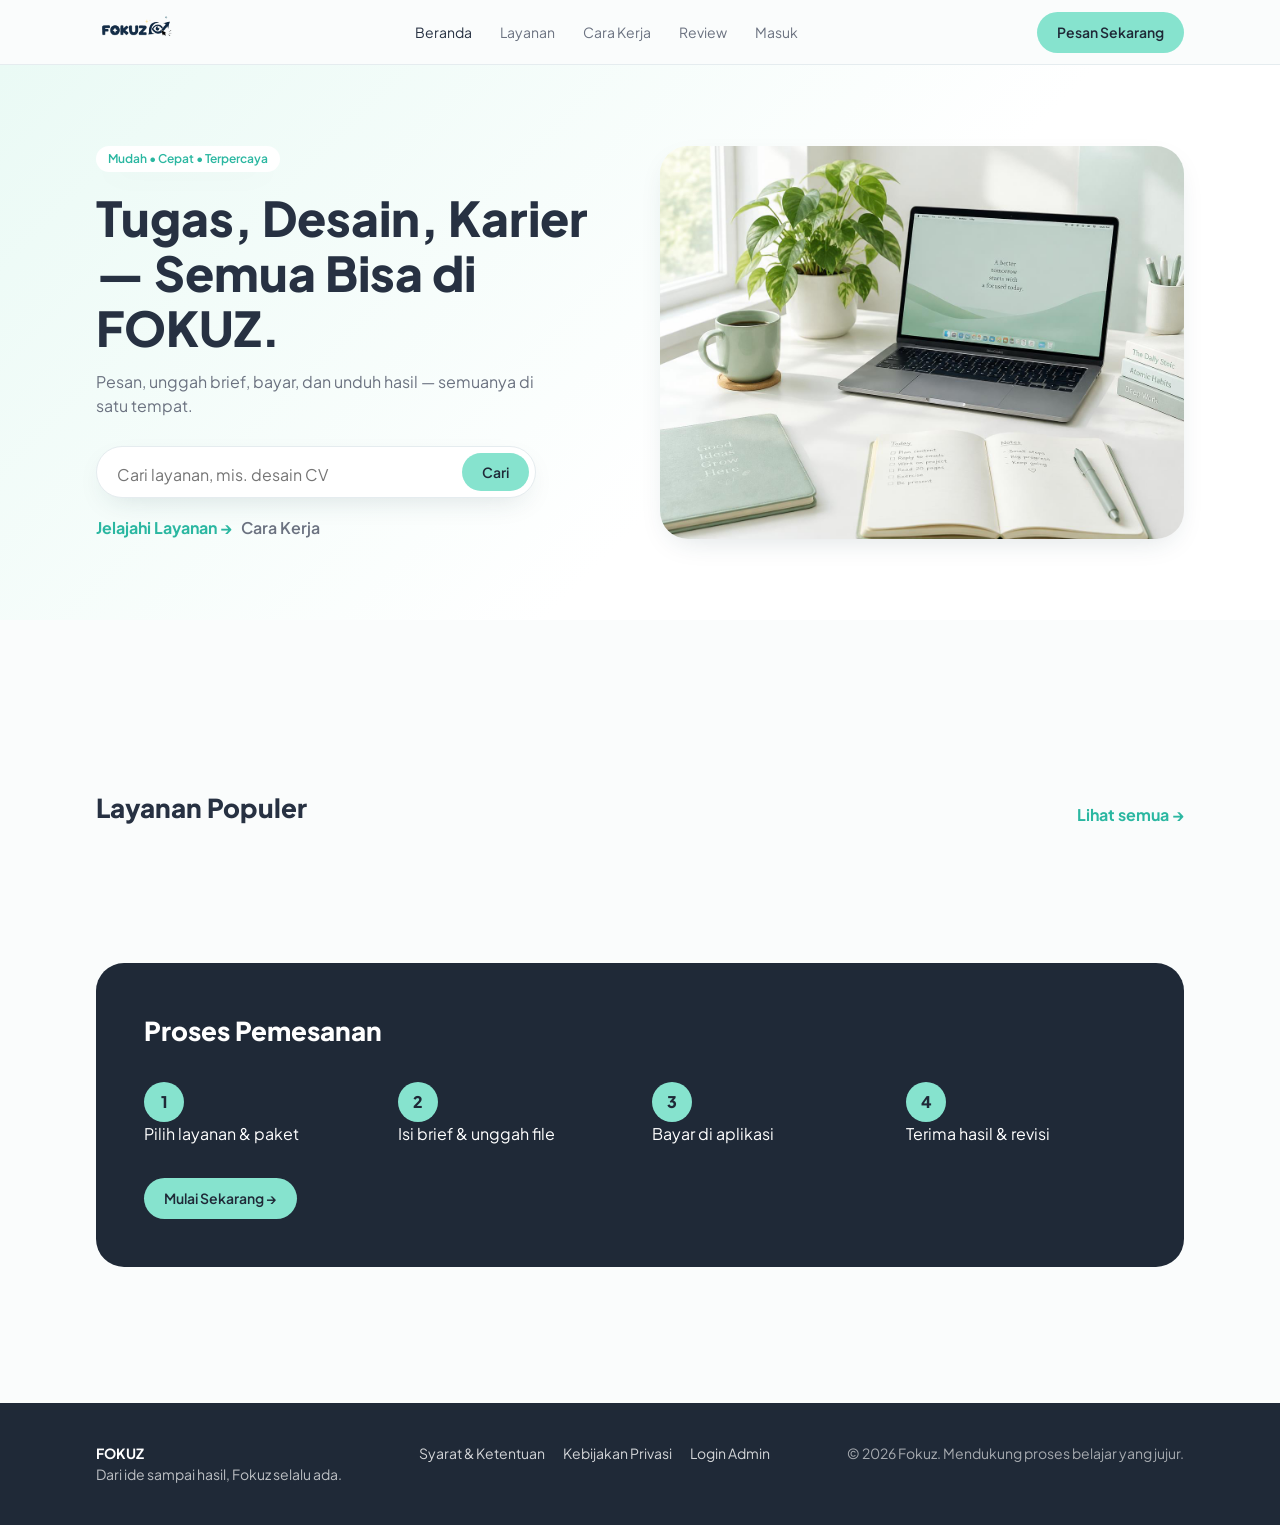
<file: index.html>
<!doctype html>
<html lang="id"><head><meta charset="utf-8"><meta name="viewport" content="width=device-width,initial-scale=1">
<title>Fokuz — Tugas, Desain, Karier dalam Satu Tempat</title><meta name="description" content="Marketplace layanan digital Fokuz.">
<link rel="preconnect" href="https://fonts.googleapis.com"><link href="https://fonts.googleapis.com/css2?family=Plus+Jakarta+Sans:wght@400;600;700;800&display=swap" rel="stylesheet">
<link rel="stylesheet" href="style.css"></head>
<body data-page="index">
<div class="hero"><div class="wrap"><div>
  <span class="pill">Mudah • Cepat • Terpercaya</span>
  <h1>Tugas, Desain, Karier — Semua Bisa di FOKUZ.</h1>
  <p class="muted" style="margin-top:14px;max-width:440px">Pesan, unggah brief, bayar, dan unduh hasil — semuanya di satu tempat.</p>
  <form class="search" action="layanan.html"><input name="q" placeholder="Cari layanan, mis. desain CV"><button class="btn">Cari</button></form>
  <p style="margin-top:18px;font-weight:600"><a class="price" href="layanan.html">Jelajahi Layanan →</a> &nbsp; <a class="muted" href="cara-kerja.html">Cara Kerja</a></p>
</div><img src="assets/hero.jpg" alt="Meja kerja minimalis"></div></div>
<section><div class="wrap"><div class="grid" id="cats"></div></div></section>
<section><div class="wrap"><div class="row"><h2>Layanan Populer</h2><a class="price" href="layanan.html">Lihat semua →</a></div><div class="grid" id="popular"></div></div></section>
<section><div class="wrap"><div class="navy"><h2>Proses Pemesanan</h2>
<div class="steps"><div><div class="num">1</div><p>Pilih layanan & paket</p></div><div><div class="num">2</div><p>Isi brief & unggah file</p></div><div><div class="num">3</div><p>Bayar di aplikasi</p></div><div><div class="num">4</div><p>Terima hasil & revisi</p></div></div>
<a class="btn" href="layanan.html">Mulai Sekarang →</a></div></div></section>
<script src="vendor/supabase.js"></script><script src="config.js"></script><script src="pay-rules.js"></script><script src="db.js"></script><script src="app.js"></script></body></html>
</file>
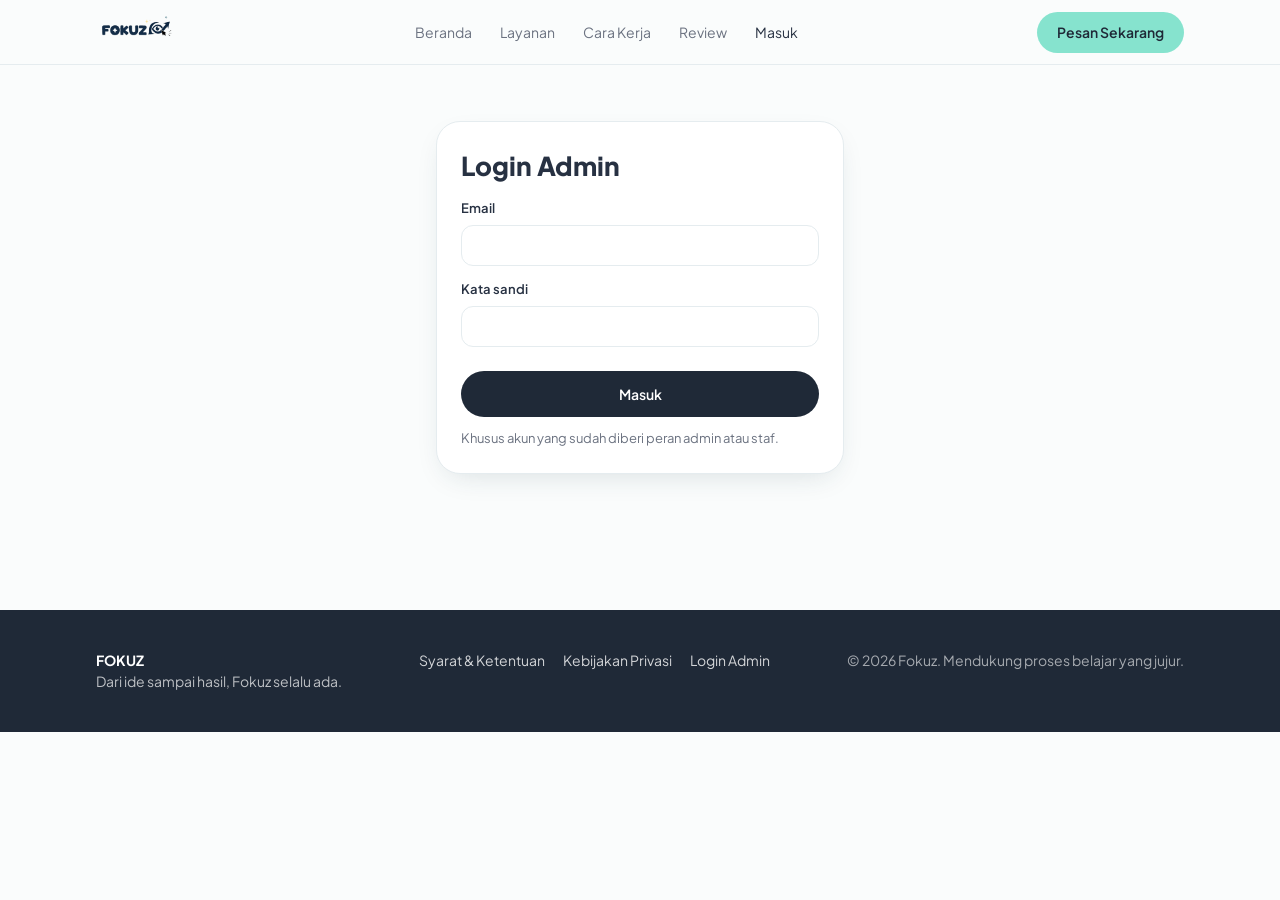
<file: admin.html>
<!doctype html>
<html lang="id"><head><meta charset="utf-8"><meta name="viewport" content="width=device-width,initial-scale=1">
<title>Dashboard Admin — Fokuz</title><meta name="description" content="Area admin Fokuz.">
<link rel="preconnect" href="https://fonts.googleapis.com"><link href="https://fonts.googleapis.com/css2?family=Plus+Jakarta+Sans:wght@400;600;700;800&display=swap" rel="stylesheet">
<link rel="stylesheet" href="style.css"></head>
<body data-page="admin">
<div class="wrap dash"><aside class="side" id="side"></aside><div id="main"></div></div><div id="toast"></div>
<script src="vendor/supabase.js"></script><script src="config.js"></script><script src="pay-rules.js"></script><script src="db.js"></script><script src="app.js"></script><script src="dash.js"></script></body></html>
</file>
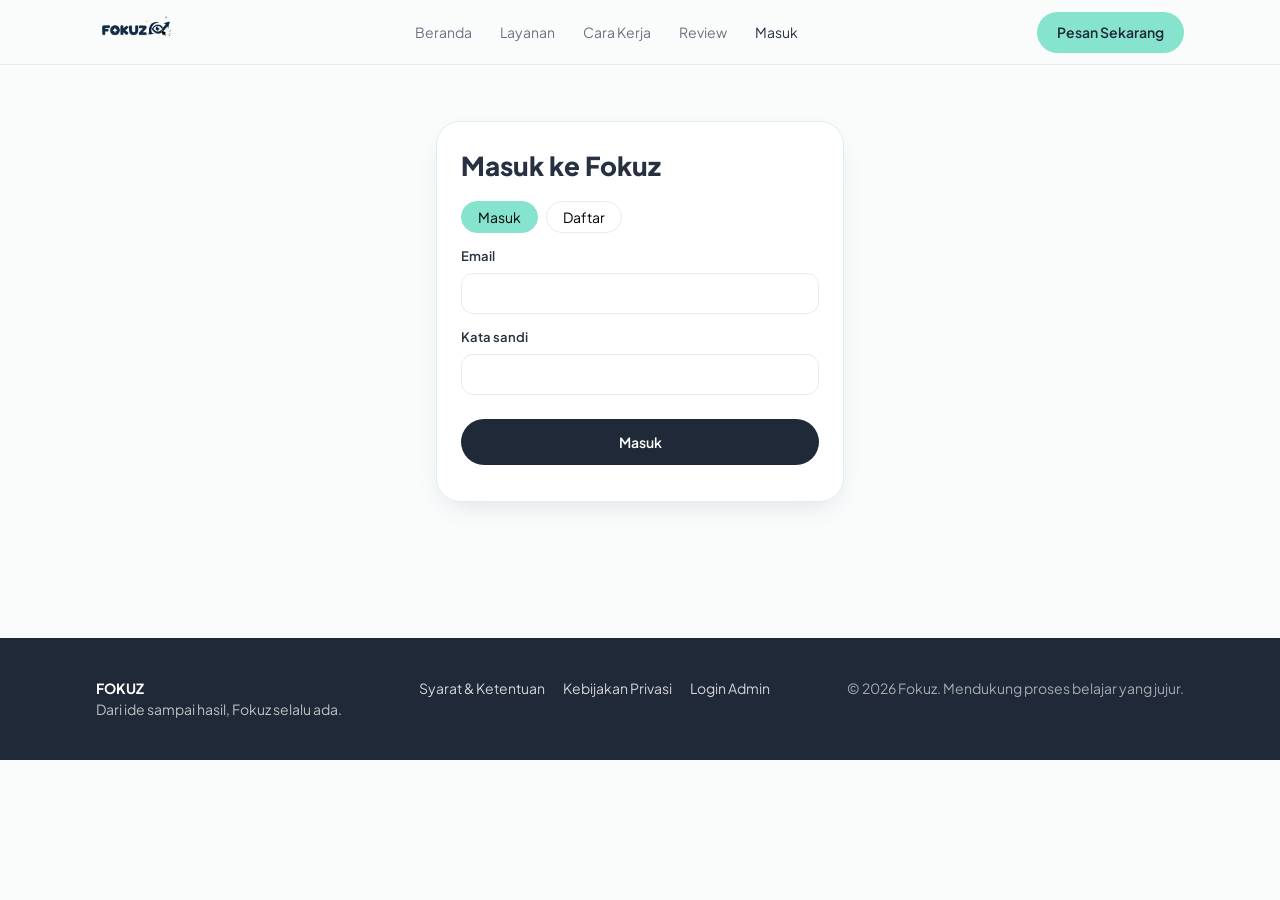
<file: akun.html>
<!doctype html>
<html lang="id"><head><meta charset="utf-8"><meta name="viewport" content="width=device-width,initial-scale=1">
<title>Dashboard — Fokuz</title><meta name="description" content="Dashboard pelanggan Fokuz.">
<link rel="preconnect" href="https://fonts.googleapis.com"><link href="https://fonts.googleapis.com/css2?family=Plus+Jakarta+Sans:wght@400;600;700;800&display=swap" rel="stylesheet">
<link rel="stylesheet" href="style.css"></head>
<body data-page="akun">
<div class="wrap dash"><aside class="side" id="side"></aside><div id="main"></div></div><div id="toast"></div>
<script src="vendor/supabase.js"></script><script src="config.js"></script><script src="pay-rules.js"></script><script src="db.js"></script><script src="app.js"></script><script src="dash.js"></script></body></html>
</file>
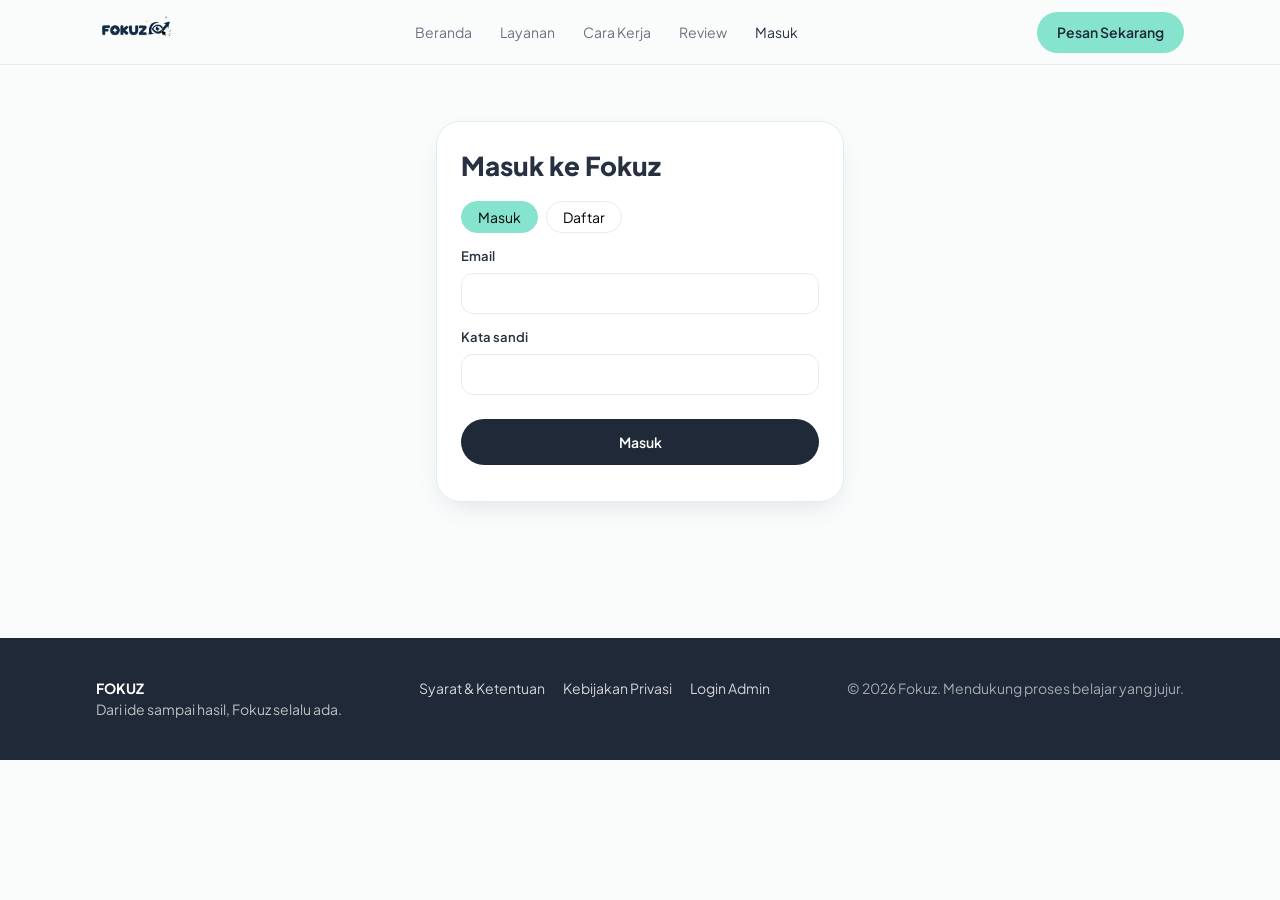
<file: bayar.html>
<!doctype html>
<html lang="id"><head><meta charset="utf-8"><meta name="viewport" content="width=device-width,initial-scale=1">
<title>Pembayaran Pesanan — Fokuz</title><meta name="description" content="Pilih metode pembayaran, bayar, dan kirim bukti pembayaran pesanan Fokuz.">
<link rel="preconnect" href="https://fonts.googleapis.com"><link href="https://fonts.googleapis.com/css2?family=Plus+Jakarta+Sans:wght@400;600;700;800&display=swap" rel="stylesheet">
<link rel="stylesheet" href="style.css"></head>
<body data-page="bayar">
<div class="wrap pay-page"><div id="pay"><p class="muted">Memuat pesanan…</p></div></div><div id="toast"></div>
<script src="vendor/supabase.js"></script><script src="config.js"></script><script src="pay-rules.js"></script><script src="db.js"></script><script src="app.js"></script><script src="bayar.js"></script></body></html>
</file>
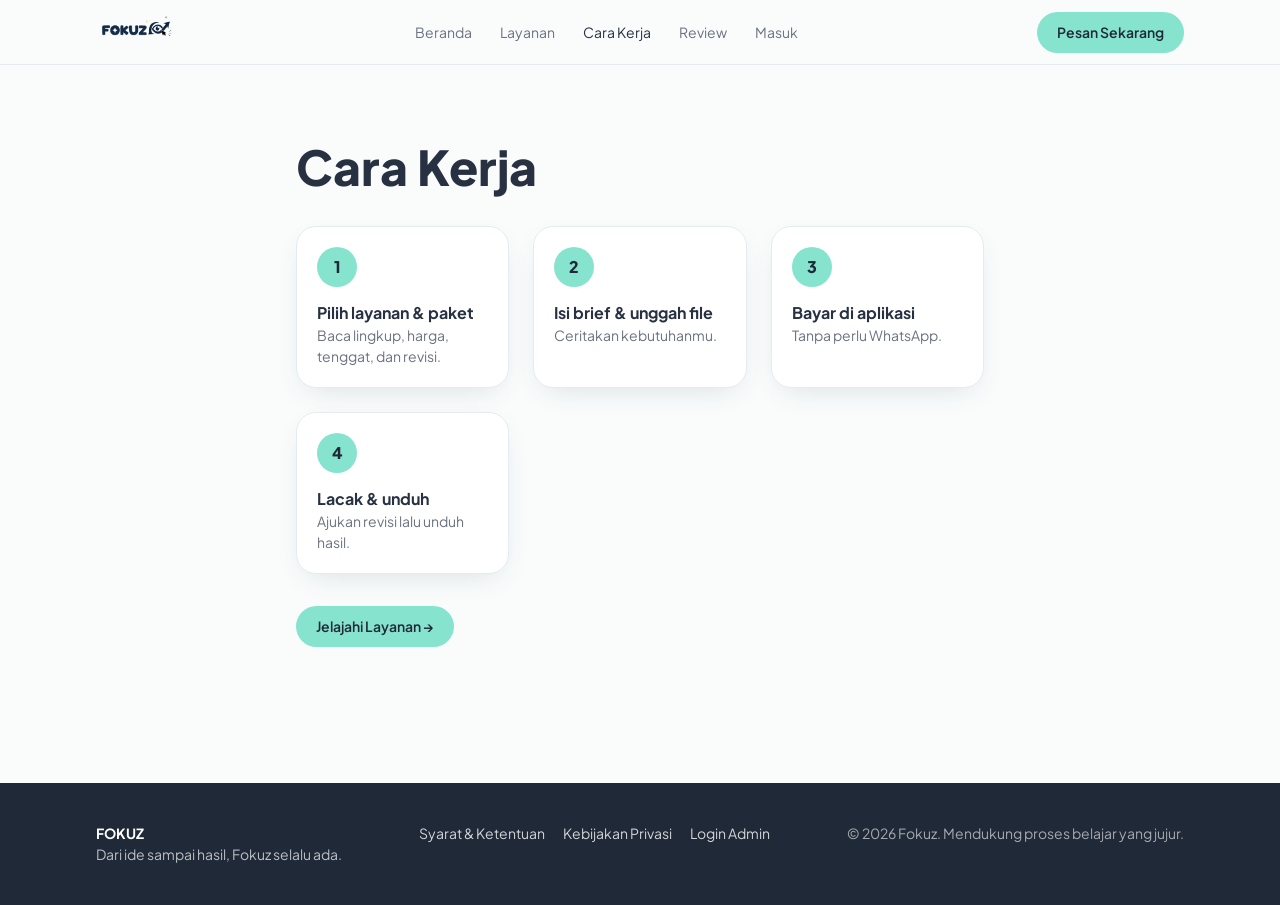
<file: cara-kerja.html>
<!doctype html>
<html lang="id"><head><meta charset="utf-8"><meta name="viewport" content="width=device-width,initial-scale=1">
<title>Cara Kerja — Fokuz</title><meta name="description" content="Cara memesan di Fokuz.">
<link rel="preconnect" href="https://fonts.googleapis.com"><link href="https://fonts.googleapis.com/css2?family=Plus+Jakarta+Sans:wght@400;600;700;800&display=swap" rel="stylesheet">
<link rel="stylesheet" href="style.css"></head>
<body data-page="cara-kerja">
<section><div class="wrap" style="max-width:720px"><h1>Cara Kerja</h1><div class="steps">
<div class="card"><div class="num">1</div><h3>Pilih layanan & paket</h3><p>Baca lingkup, harga, tenggat, dan revisi.</p></div>
<div class="card"><div class="num">2</div><h3>Isi brief & unggah file</h3><p>Ceritakan kebutuhanmu.</p></div>
<div class="card"><div class="num">3</div><h3>Bayar di aplikasi</h3><p>Tanpa perlu WhatsApp.</p></div>
<div class="card"><div class="num">4</div><h3>Lacak & unduh</h3><p>Ajukan revisi lalu unduh hasil.</p></div></div>
<a class="btn" href="layanan.html">Jelajahi Layanan →</a></div></section>
<script src="vendor/supabase.js"></script><script src="config.js"></script><script src="pay-rules.js"></script><script src="db.js"></script><script src="app.js"></script></body></html>
</file>
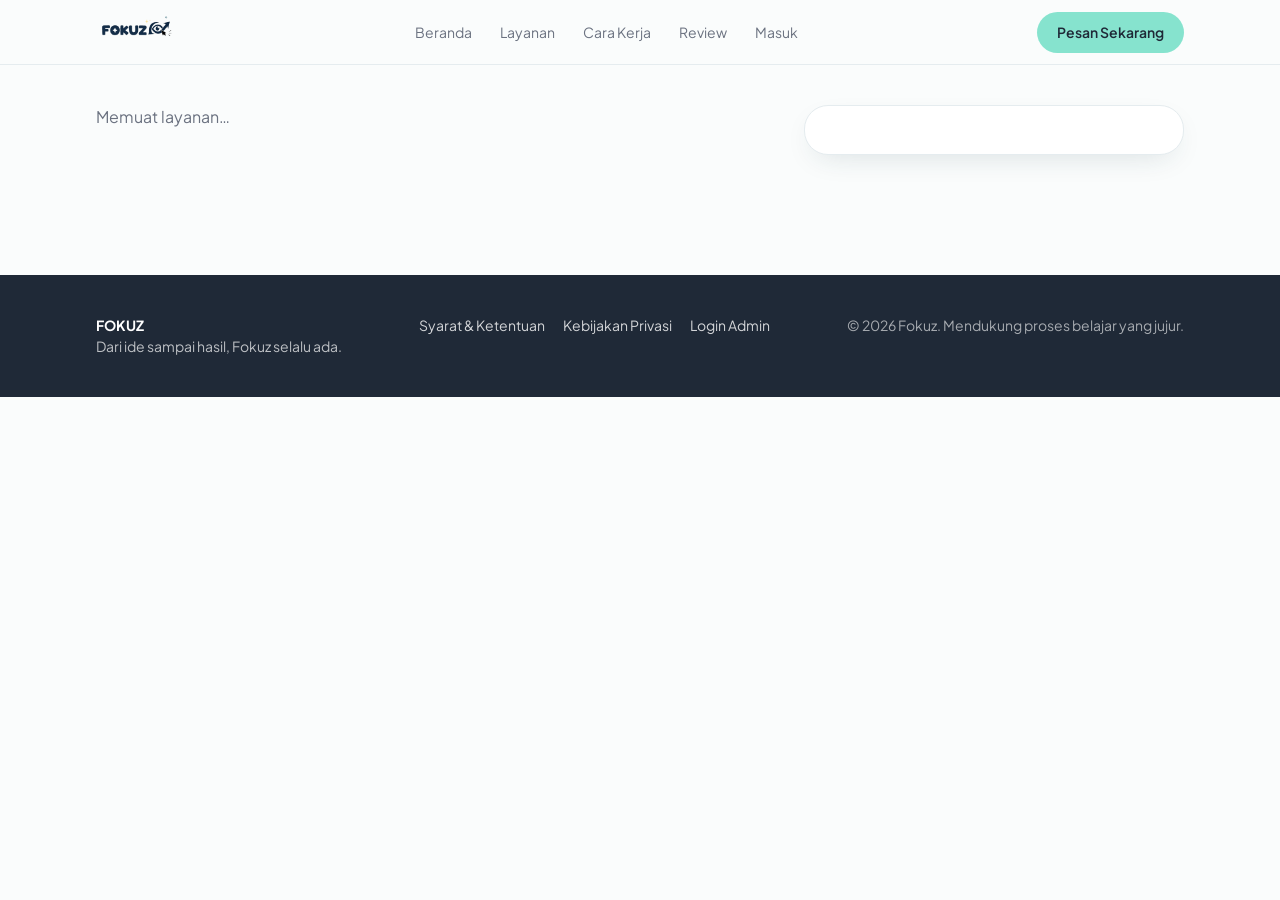
<file: detail.html>
<!doctype html>
<html lang="id"><head><meta charset="utf-8"><meta name="viewport" content="width=device-width,initial-scale=1">
<title>Layanan — Fokuz</title><meta name="description" content="Detail layanan Fokuz.">
<link rel="preconnect" href="https://fonts.googleapis.com"><link href="https://fonts.googleapis.com/css2?family=Plus+Jakarta+Sans:wght@400;600;700;800&display=swap" rel="stylesheet">
<link rel="stylesheet" href="style.css"></head>
<body data-page="detail">
<div class="wrap detail"><div id="info"><p class="muted">Memuat layanan…</p></div><aside class="box" id="box"></aside></div>
<div class="modal" id="modal"><form class="box" id="form">
  <h2>Checkout</h2><p class="muted" id="sum"></p>
  <p class="muted" style="font-size:13px">Dipesan oleh: <b id="who"></b></p>
  <label>Brief / instruksi<textarea name="brief" rows="3" maxlength="1000"></textarea></label>
  <label>Unggah file referensi (opsional, maks 10 MB)<input type="file" name="file"></label>
  <p class="note" style="font-size:13px">Setelah pesanan dibuat, kamu akan memilih metode pembayaran, melihat QRIS atau instruksi transfer, lalu mengunggah bukti pembayaran. Pesanan dikerjakan setelah admin menyetujui pembayaranmu.</p>
  <label style="font-weight:400"><input type="checkbox" required style="width:auto"> Saya setuju dengan <a class="price" href="syarat.html" target="_blank">Syarat & Ketentuan</a></label>
  <br><button class="btn dark block" id="pay">Buat Pesanan & Lanjut Bayar</button>
  <button type="button" class="btn block" id="cancel" style="margin-top:8px;background:#fff;border:1px solid var(--border)">Batal</button>
</form></div>
<script src="vendor/supabase.js"></script><script src="config.js"></script><script src="pay-rules.js"></script><script src="db.js"></script><script src="app.js"></script></body></html>
</file>
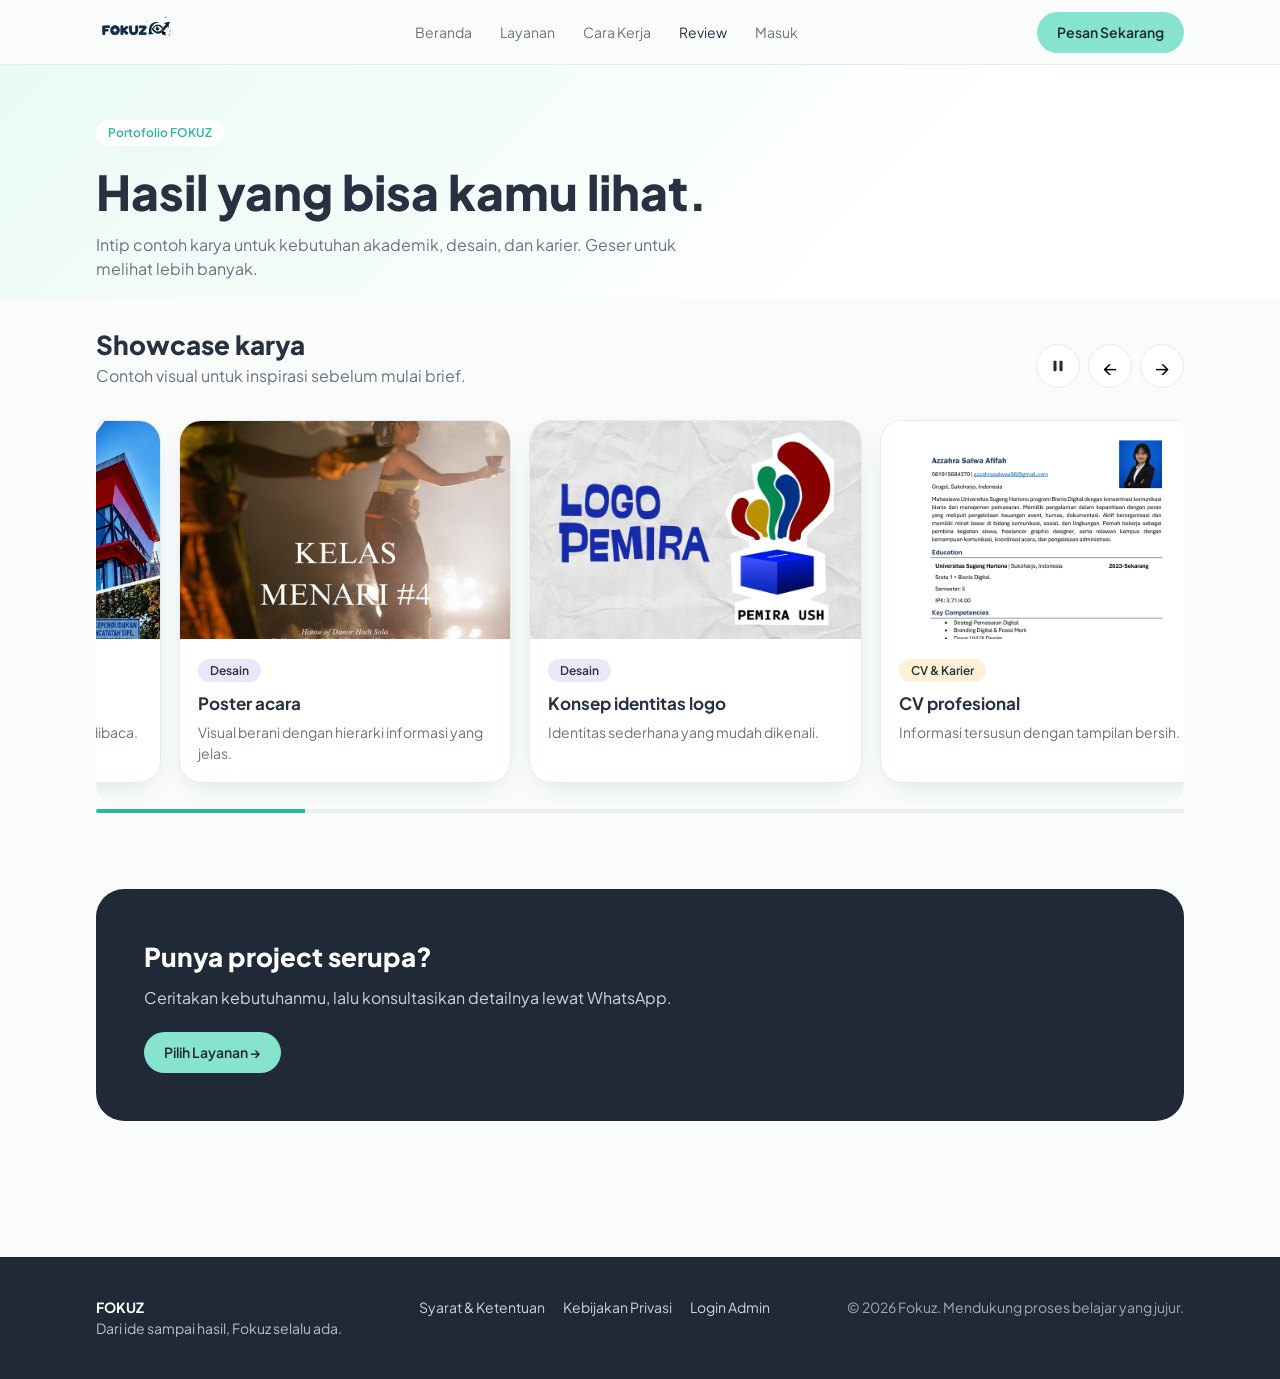
<file: faq.html>
<!doctype html><html lang="id"><head><meta charset="utf-8"><meta name="viewport" content="width=device-width,initial-scale=1"><meta http-equiv="refresh" content="0; url=review.html"><title>Review — FOKUZ</title></head><body><p>Halaman FAQ telah diganti dengan <a href="review.html">Review & Portofolio FOKUZ</a>.</p></body></html>
</file>
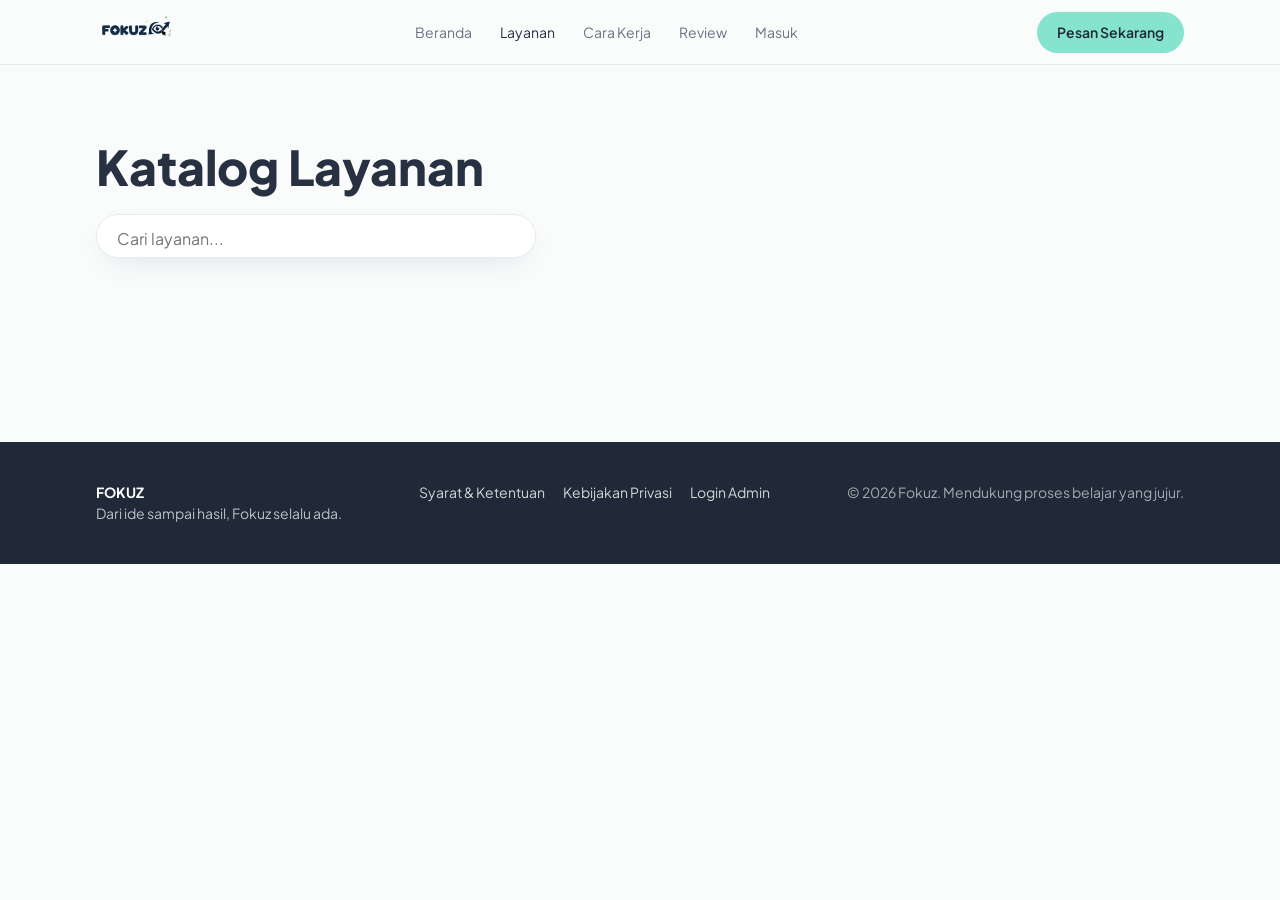
<file: layanan.html>
<!doctype html>
<html lang="id"><head><meta charset="utf-8"><meta name="viewport" content="width=device-width,initial-scale=1">
<title>Katalog Layanan — Fokuz</title><meta name="description" content="Jelajahi layanan Fokuz.">
<link rel="preconnect" href="https://fonts.googleapis.com"><link href="https://fonts.googleapis.com/css2?family=Plus+Jakarta+Sans:wght@400;600;700;800&display=swap" rel="stylesheet">
<link rel="stylesheet" href="style.css"></head>
<body data-page="layanan">
<section><div class="wrap"><h1>Katalog Layanan</h1>
<div class="search" style="margin-top:20px"><input id="q" placeholder="Cari layanan..."></div>
<div class="chips" id="chips"></div><div class="grid" id="list"></div></div></section>
<script src="vendor/supabase.js"></script><script src="config.js"></script><script src="pay-rules.js"></script><script src="db.js"></script><script src="app.js"></script></body></html>
</file>
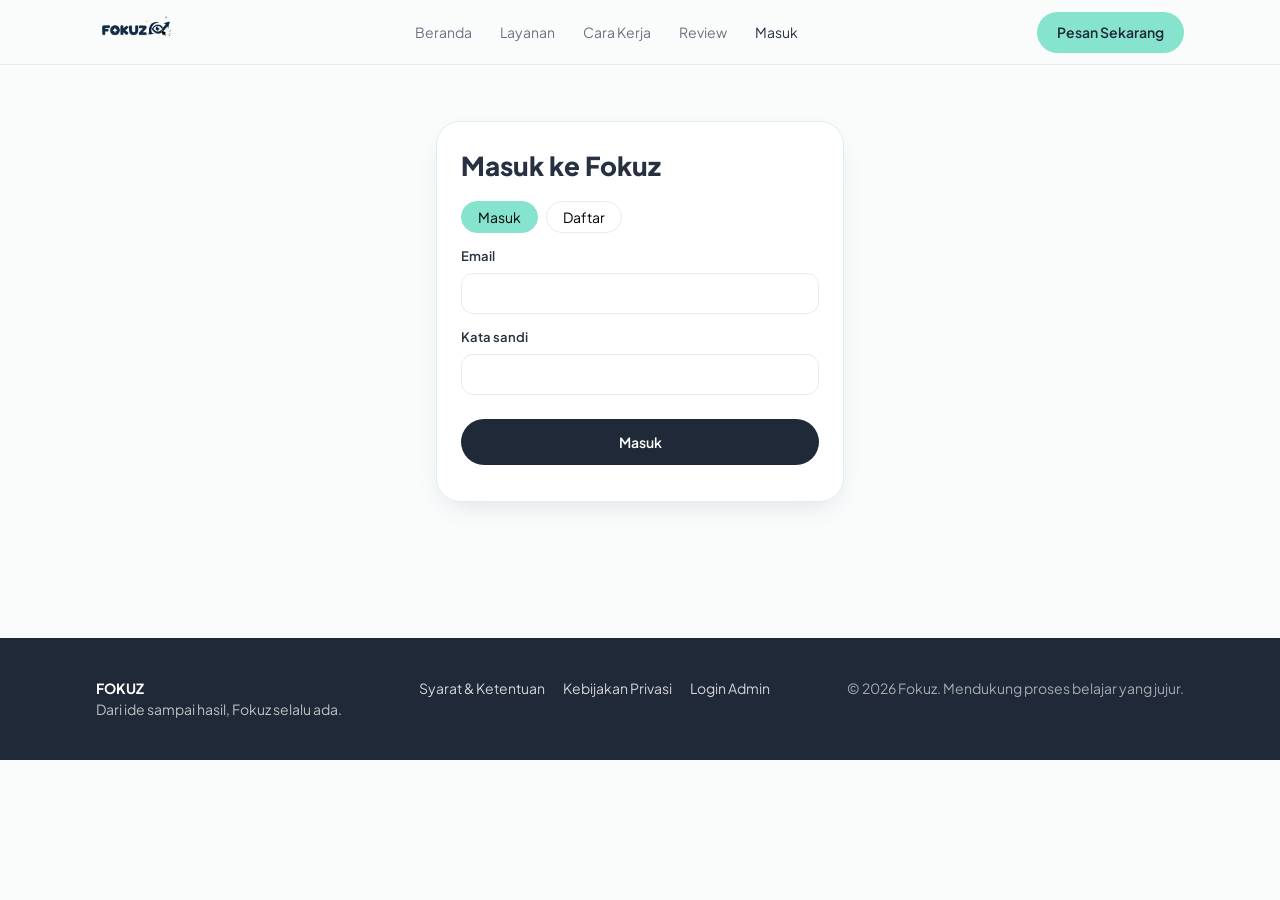
<file: masuk.html>
<!doctype html>
<html lang="id"><head><meta charset="utf-8"><meta name="viewport" content="width=device-width,initial-scale=1">
<title>Masuk — Fokuz</title><meta name="description" content="Masuk atau daftar akun Fokuz.">
<link rel="preconnect" href="https://fonts.googleapis.com"><link href="https://fonts.googleapis.com/css2?family=Plus+Jakarta+Sans:wght@400;600;700;800&display=swap" rel="stylesheet">
<link rel="stylesheet" href="style.css"></head>
<body data-page="masuk">
<section><div class="wrap" style="max-width:440px"><div class="box" style="position:static">
  <h2 id="title">Masuk</h2>
  <div class="chips" id="tabs" style="margin:16px 0 0"><button class="chip" data-t="login">Masuk</button><button class="chip" data-t="daftar">Daftar</button></div>
  <form id="login"><label>Email<input name="email" type="email" required maxlength="255" autocomplete="email"></label>
    <label>Kata sandi<input name="password" type="password" required maxlength="100" autocomplete="current-password"></label><br><button class="btn dark block">Masuk</button></form>
  <form id="daftar"><label>Nama lengkap<input name="name" required maxlength="100" autocomplete="name"></label>
    <label>Email<input name="email" type="email" required maxlength="255" autocomplete="email"></label>
    <label>Kata sandi (min. 6 karakter)<input name="password" type="password" required minlength="6" maxlength="100" autocomplete="new-password"></label><br><button class="btn dark block">Buat Akun</button></form>
  <p id="err" style="color:#C0392B;font-size:14px;margin-top:12px"></p>
  <p id="ok" style="color:var(--mint-deep);font-size:14px;font-weight:600"></p>
  <p class="muted" id="hint" style="font-size:13px;margin-top:8px"></p>
</div></div></section>
<script src="vendor/supabase.js"></script><script src="config.js"></script><script src="pay-rules.js"></script><script src="db.js"></script><script src="app.js"></script></body></html>
</file>
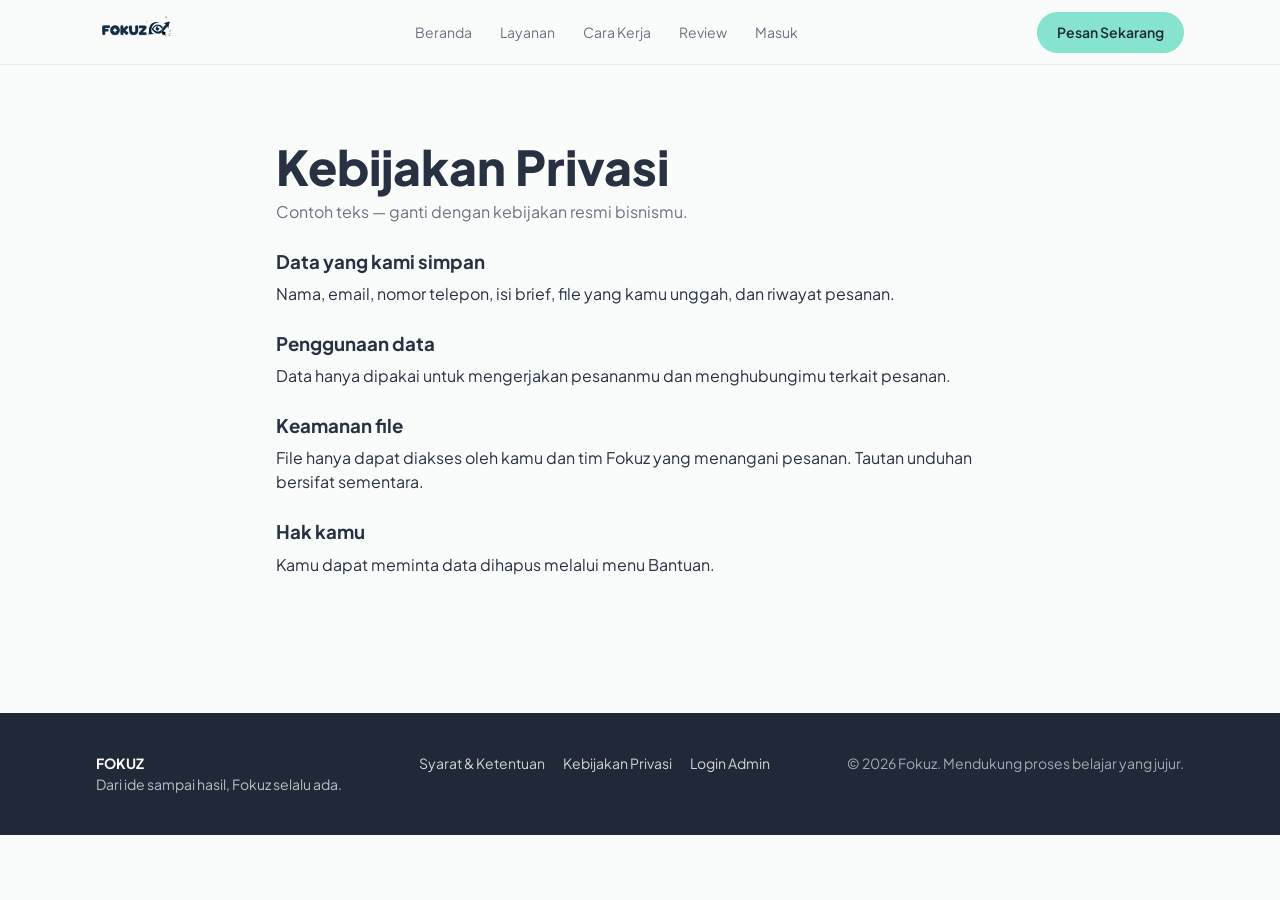
<file: privasi.html>
<!doctype html>
<html lang="id"><head><meta charset="utf-8"><meta name="viewport" content="width=device-width,initial-scale=1">
<title>Kebijakan Privasi — Fokuz</title><meta name="description" content="Kebijakan privasi Fokuz.">
<link rel="preconnect" href="https://fonts.googleapis.com"><link href="https://fonts.googleapis.com/css2?family=Plus+Jakarta+Sans:wght@400;600;700;800&display=swap" rel="stylesheet">
<link rel="stylesheet" href="style.css"></head>
<body data-page="privasi">
<section><div class="wrap legal"><h1>Kebijakan Privasi</h1><p class="muted">Contoh teks — ganti dengan kebijakan resmi bisnismu.</p>
<h3>Data yang kami simpan</h3><p>Nama, email, nomor telepon, isi brief, file yang kamu unggah, dan riwayat pesanan.</p>
<h3>Penggunaan data</h3><p>Data hanya dipakai untuk mengerjakan pesananmu dan menghubungimu terkait pesanan.</p>
<h3>Keamanan file</h3><p>File hanya dapat diakses oleh kamu dan tim Fokuz yang menangani pesanan. Tautan unduhan bersifat sementara.</p>
<h3>Hak kamu</h3><p>Kamu dapat meminta data dihapus melalui menu Bantuan.</p></div></section>
<script src="vendor/supabase.js"></script><script src="config.js"></script><script src="pay-rules.js"></script><script src="db.js"></script><script src="app.js"></script></body></html>
</file>
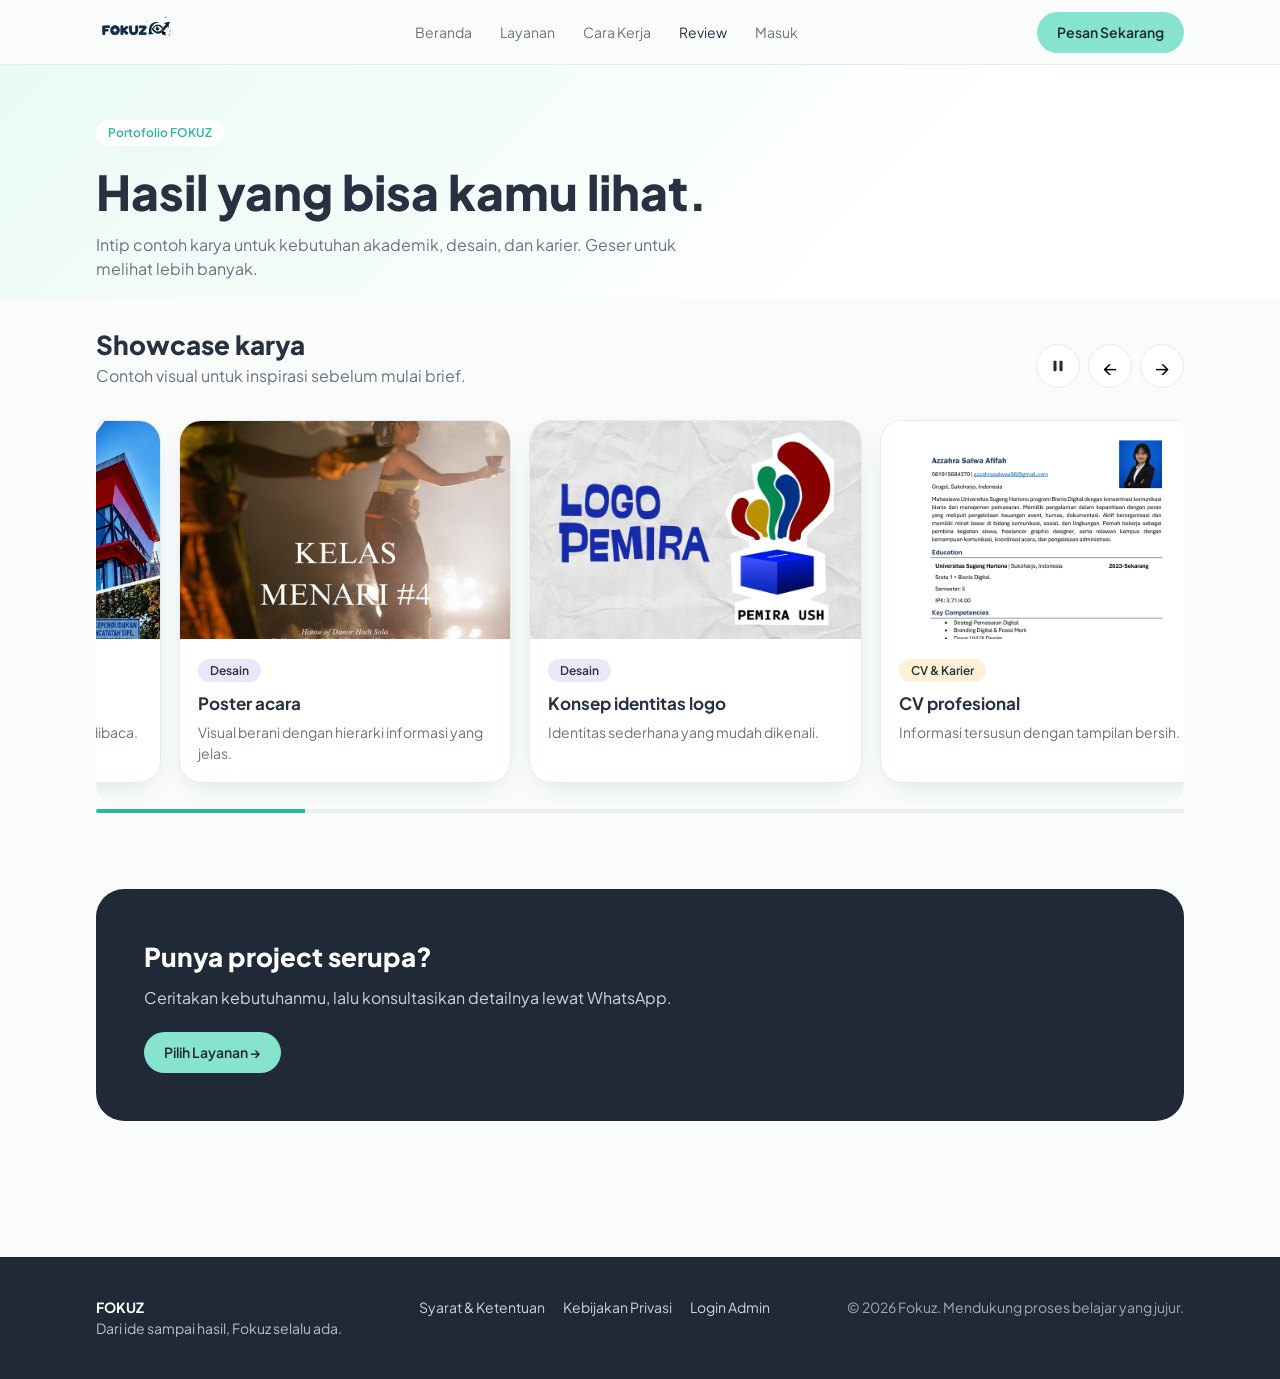
<file: review.html>
<!doctype html>
<html lang="id"><head><meta charset="utf-8"><meta name="viewport" content="width=device-width,initial-scale=1">
<title>Review & Portofolio — FOKUZ</title><meta name="description" content="Lihat contoh hasil karya dan portofolio FOKUZ.">
<link rel="preconnect" href="https://fonts.googleapis.com"><link href="https://fonts.googleapis.com/css2?family=Plus+Jakarta+Sans:wght@400;600;700;800&display=swap" rel="stylesheet">
<link rel="stylesheet" href="style.css"></head>
<body data-page="review">
<section class="review-hero"><div class="wrap">
  <span class="pill">Portofolio FOKUZ</span>
  <h1>Hasil yang bisa kamu lihat.</h1>
  <p class="muted review-intro">Intip contoh karya untuk kebutuhan akademik, desain, dan karier. Geser untuk melihat lebih banyak.</p>
</div></section>
<section class="review-section"><div class="wrap">
  <div class="row"><div><h2>Showcase karya</h2><p class="muted">Contoh visual untuk inspirasi sebelum mulai brief.</p></div>
  <div class="slider-controls"><button class="chip slider-toggle" type="button" id="toggle-work" aria-controls="portfolio-slider" aria-label="Jeda slider otomatis" title="Jeda slider otomatis"><svg class="icon-pause" viewBox="0 0 24 24" width="18" height="18" aria-hidden="true" focusable="false"><rect x="6" y="5" width="4" height="14" rx="1.2"/><rect x="14" y="5" width="4" height="14" rx="1.2"/></svg><svg class="icon-play" viewBox="0 0 24 24" width="18" height="18" aria-hidden="true" focusable="false"><path d="M8 5.6v12.8c0 .8.9 1.3 1.6.8l9.6-6.4a1 1 0 0 0 0-1.6L9.6 4.8C8.9 4.3 8 4.8 8 5.6z"/></svg></button><button class="chip" type="button" id="prev-work" aria-controls="portfolio-slider" aria-label="Portofolio sebelumnya">←</button><button class="chip" type="button" id="next-work" aria-controls="portfolio-slider" aria-label="Portofolio berikutnya">→</button></div></div>
  <p class="sr-only" id="slider-help">Slider bergerak otomatis. Arahkan kursor atau fokus ke slider untuk menjeda, dan gunakan tombol panah kiri atau kanan untuk berpindah karya.</p>
  <div class="portfolio-slider" id="portfolio-slider" tabindex="0" role="region" aria-roledescription="carousel" aria-label="Slider portofolio" aria-describedby="slider-help">
    <article class="portfolio-card"><img src="assets/portofolio laporan.jpeg" alt="Contoh layout laporan akademik"><div class="portfolio-meta"><span class="tag akademik">Akademik</span><h3>Laporan akademik</h3><p>Layout rapi, struktur jelas, dan mudah dibaca.</p></div></article>
    <article class="portfolio-card"><img src="assets/portofolio poster.jpeg" alt="Contoh desain poster acara"><div class="portfolio-meta"><span class="tag desain">Desain</span><h3>Poster acara</h3><p>Visual berani dengan hierarki informasi yang jelas.</p></div></article>
    <article class="portfolio-card"><img src="assets/ss logo pemira.png" alt="Contoh konsep identitas logo"><div class="portfolio-meta"><span class="tag desain">Desain</span><h3>Konsep identitas logo</h3><p>Identitas sederhana yang mudah dikenali.</p></div></article>
    <article class="portfolio-card"><img src="assets/portofolio cv.png" alt="Contoh desain CV profesional"><div class="portfolio-meta"><span class="tag karier">CV & Karier</span><h3>CV profesional</h3><p>Informasi tersusun dengan tampilan bersih.</p></div></article>
  </div>
  <div class="slider-progress" aria-hidden="true"><span id="slider-progress-bar"></span></div>
</div></section>
<section class="review-cta"><div class="wrap"><div class="navy"><h2>Punya project serupa?</h2><p style="margin:10px 0 22px;opacity:.8">Ceritakan kebutuhanmu, lalu konsultasikan detailnya lewat WhatsApp.</p><a class="btn" href="layanan.html">Pilih Layanan →</a></div></div></section>
<script src="vendor/supabase.js"></script><script src="config.js"></script><script src="pay-rules.js"></script><script src="db.js"></script><script src="app.js"></script>
<script src="review-slider.js"></script></body></html>
</file>
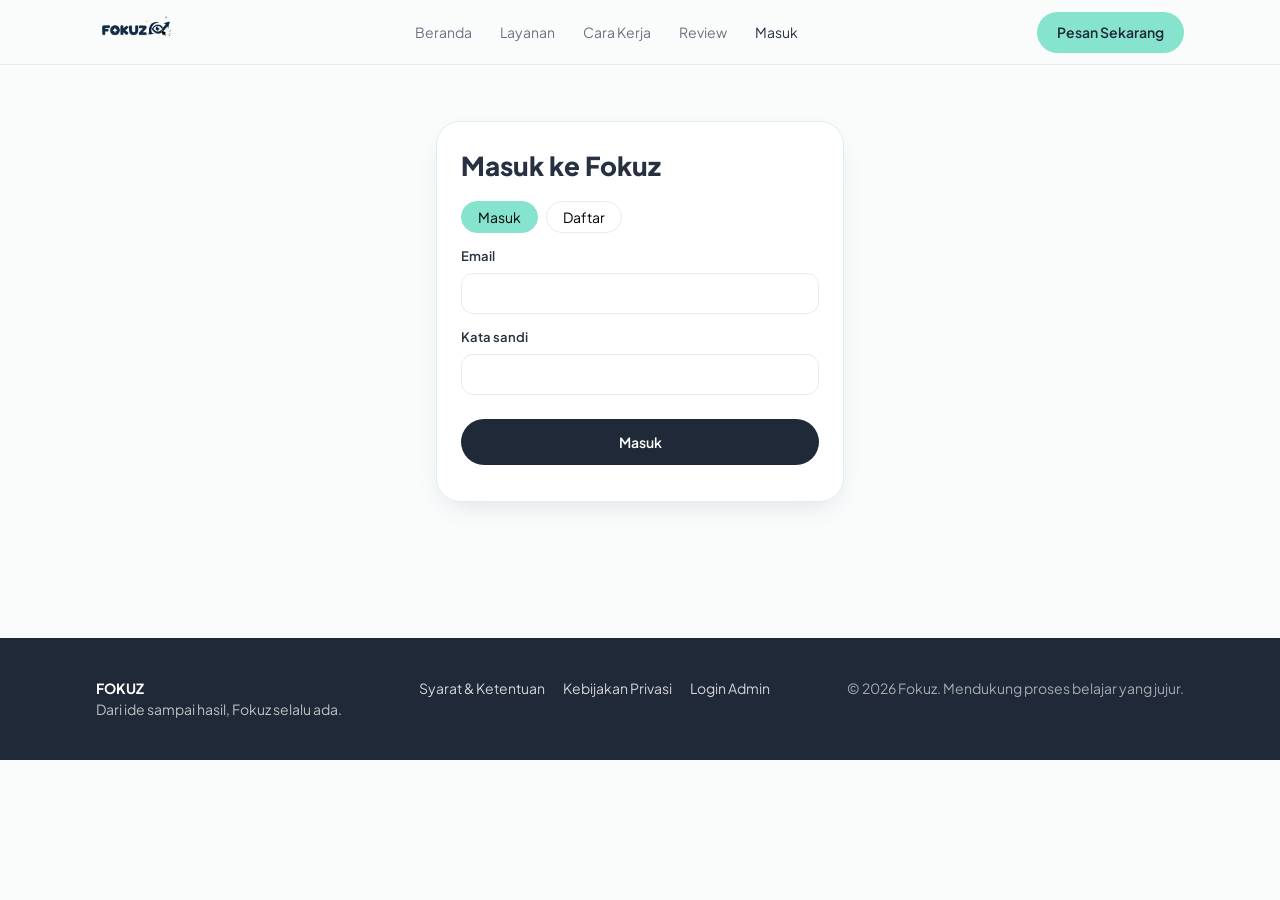
<file: sukses.html>
<!doctype html>
<html lang="id"><head><meta charset="utf-8"><meta name="viewport" content="width=device-width,initial-scale=1">
<title>Status Pembayaran — Fokuz</title><meta name="description" content="Status pembayaran pesanan Fokuz.">
<link rel="preconnect" href="https://fonts.googleapis.com"><link href="https://fonts.googleapis.com/css2?family=Plus+Jakarta+Sans:wght@400;600;700;800&display=swap" rel="stylesheet">
<link rel="stylesheet" href="style.css"></head>
<body data-page="sukses">
<div class="wrap"><div class="success"><p class="muted">Membuka status pembayaran…</p></div></div>
<script src="vendor/supabase.js"></script><script src="config.js"></script><script src="pay-rules.js"></script><script src="db.js"></script><script src="app.js"></script></body></html>
</file>
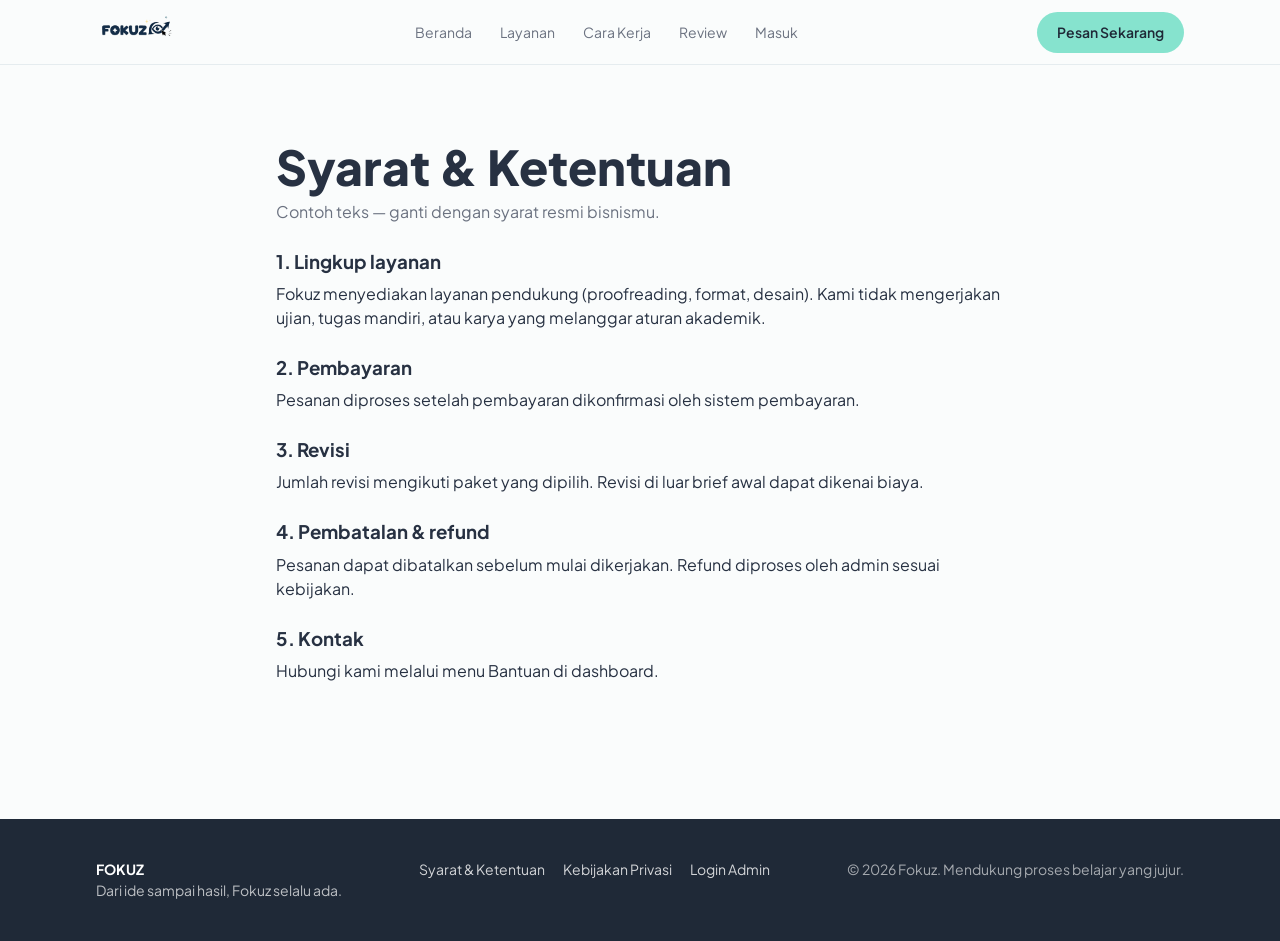
<file: syarat.html>
<!doctype html>
<html lang="id"><head><meta charset="utf-8"><meta name="viewport" content="width=device-width,initial-scale=1">
<title>Syarat & Ketentuan — Fokuz</title><meta name="description" content="Syarat dan ketentuan layanan Fokuz.">
<link rel="preconnect" href="https://fonts.googleapis.com"><link href="https://fonts.googleapis.com/css2?family=Plus+Jakarta+Sans:wght@400;600;700;800&display=swap" rel="stylesheet">
<link rel="stylesheet" href="style.css"></head>
<body data-page="syarat">
<section><div class="wrap legal"><h1>Syarat & Ketentuan</h1><p class="muted">Contoh teks — ganti dengan syarat resmi bisnismu.</p>
<h3>1. Lingkup layanan</h3><p>Fokuz menyediakan layanan pendukung (proofreading, format, desain). Kami tidak mengerjakan ujian, tugas mandiri, atau karya yang melanggar aturan akademik.</p>
<h3>2. Pembayaran</h3><p>Pesanan diproses setelah pembayaran dikonfirmasi oleh sistem pembayaran.</p>
<h3>3. Revisi</h3><p>Jumlah revisi mengikuti paket yang dipilih. Revisi di luar brief awal dapat dikenai biaya.</p>
<h3>4. Pembatalan & refund</h3><p>Pesanan dapat dibatalkan sebelum mulai dikerjakan. Refund diproses oleh admin sesuai kebijakan.</p>
<h3>5. Kontak</h3><p>Hubungi kami melalui menu Bantuan di dashboard.</p></div></section>
<script src="vendor/supabase.js"></script><script src="config.js"></script><script src="pay-rules.js"></script><script src="db.js"></script><script src="app.js"></script></body></html>
</file>
<file: style.css>
:root{--mint:#86E3CE;--mint-deep:#2BB7A1;--mint-soft:#EAFAF5;--navy:#1F2937;--text:#273142;--muted:#6B7280;--border:#E5ECEF;--bg:#FAFCFC;--card:#fff;--academic:#DDF6EE;--design:#ECE6FB;--career:#FDF1D6;--school:#FCE3E3;--shadow:0 10px 30px -12px rgba(30,60,70,.18)}
*{box-sizing:border-box;margin:0}
body{font-family:"Plus Jakarta Sans",system-ui,sans-serif;background:var(--bg);color:var(--text);line-height:1.5}
a{color:inherit;text-decoration:none}
.wrap{max-width:1120px;margin:0 auto;padding:0 16px}
header{position:sticky;top:0;z-index:10;background:rgba(250,252,252,.9);backdrop-filter:blur(8px);border-bottom:1px solid var(--border)}
header .wrap{display:flex;align-items:center;justify-content:space-between;height:64px}
.logo{font-weight:800;font-size:18px}.logo span{color:var(--mint-deep)}
nav{display:flex;gap:28px;font-size:14px;color:var(--muted)}nav a:hover,nav a.active{color:var(--text)}
@media(max-width:720px){nav{display:none}}
.btn{display:inline-block;border:0;cursor:pointer;border-radius:999px;padding:10px 20px;font-weight:600;font-size:14px;font-family:inherit;background:var(--mint);color:var(--navy);transition:.2s}
.btn:hover{background:var(--mint-deep);color:#fff}
.btn.dark{background:var(--navy);color:#fff}.btn.block{width:100%;padding:14px}
.hero{background:linear-gradient(135deg,var(--mint-soft),#fff 60%)}
.hero .wrap{display:grid;grid-template-columns:1fr 1fr;gap:40px;align-items:center;padding:80px 16px}
@media(max-width:820px){.hero .wrap{grid-template-columns:1fr;padding:48px 16px}}
.pill{display:inline-block;border-radius:999px;padding:4px 12px;font-size:12px;font-weight:600;background:#fff;color:var(--mint-deep);box-shadow:var(--shadow)}
h1{font-size:clamp(32px,5vw,48px);line-height:1.15;font-weight:800;margin-top:18px}
h2{font-size:26px;font-weight:800}
.muted{color:var(--muted)}
.hero img{width:100%;aspect-ratio:4/3;object-fit:cover;border-radius:28px;box-shadow:var(--shadow)}
.search{display:flex;gap:8px;max-width:440px;margin-top:28px;background:#fff;border:1px solid var(--border);border-radius:999px;padding:6px;box-shadow:var(--shadow)}
.search input{flex:1;border:0;outline:0;padding:0 14px;font:inherit;background:none}
section{padding:56px 0}
.grid{display:grid;gap:16px;grid-template-columns:repeat(auto-fill,minmax(240px,1fr))}
.cat{border-radius:20px;padding:24px;transition:.2s}.cat:hover,.card:hover{transform:translateY(-4px)}
.cat h3{margin-top:14px}.cat p{font-size:14px;color:var(--muted)}
.akademik{background:var(--academic)}.desain{background:var(--design)}.karier{background:var(--career)}.sekolah{background:var(--school)}
.card{display:flex;flex-direction:column;background:var(--card);border:1px solid var(--border);border-radius:20px;padding:20px;box-shadow:var(--shadow);transition:.2s}
.card .tag,.tag{width:fit-content;border-radius:999px;padding:4px 12px;font-size:12px;font-weight:600}
.card h3{margin-top:14px;font-size:16px}.card p{font-size:14px;color:var(--muted)}
.price{color:var(--mint-deep);font-weight:700}
.card .price{margin-top:auto;padding-top:18px;font-size:14px}
.row{display:flex;justify-content:space-between;align-items:end;margin-bottom:24px}
.chips{display:flex;flex-wrap:wrap;gap:8px;margin:24px 0}
.chip{border:1px solid var(--border);background:#fff;border-radius:999px;padding:6px 16px;font-size:14px;cursor:pointer;font-family:inherit}
.chip.on{background:var(--mint);border-color:var(--mint)}
.navy{background:var(--navy);color:#fff;border-radius:28px;padding:48px}
.steps{display:grid;grid-template-columns:repeat(auto-fit,minmax(180px,1fr));gap:24px;margin:32px 0}
.num{display:grid;place-items:center;width:40px;height:40px;border-radius:50%;background:var(--mint);color:var(--navy);font-weight:800}
.detail{display:grid;grid-template-columns:1fr 380px;gap:40px;padding:40px 16px}
@media(max-width:900px){.detail{grid-template-columns:1fr}}
.box{background:#fff;border:1px solid var(--border);border-radius:24px;padding:24px;box-shadow:var(--shadow);height:fit-content;position:sticky;top:90px}
ul.check{list-style:none;padding:0;margin-top:10px}ul.check li{padding:4px 0;font-size:14px}ul.check li::before{content:"✓ ";color:var(--mint-deep);font-weight:800}
label{display:block;font-size:13px;font-weight:600;margin-top:14px}
input,textarea,select{width:100%;margin-top:6px;padding:10px 14px;border:1px solid var(--border);border-radius:12px;font:inherit}
.big{font-size:32px;font-weight:800;color:var(--mint-deep);margin-top:20px}
.success{max-width:560px;margin:60px auto;text-align:center}
.success .ok{width:72px;height:72px;margin:0 auto;border-radius:50%;background:var(--mint);display:grid;place-items:center;font-size:34px}
.receipt{text-align:left;margin-top:28px}.receipt div{display:flex;justify-content:space-between;padding:8px 0;border-bottom:1px dashed var(--border);font-size:14px}
.badge{background:var(--mint-soft);color:var(--mint-deep);border-radius:999px;padding:2px 10px;font-weight:700;font-size:12px}
footer{margin-top:80px;background:var(--navy);color:#fff;padding:40px 0;font-size:14px}footer .wrap{display:flex;flex-wrap:wrap;gap:24px;justify-content:space-between}
.modal{position:fixed;inset:0;background:rgba(15,23,42,.5);display:none;place-items:center;padding:16px;z-index:50}.modal.show{display:grid}
.modal .box{position:static;width:100%;max-width:440px}
details{background:#fff;border:1px solid var(--border);border-radius:16px;padding:18px;margin-top:12px}summary{font-weight:600;cursor:pointer}
/* ===== DASHBOARD ===== */
.dash{display:grid;grid-template-columns:230px 1fr;gap:28px;padding:32px 16px;align-items:start}
.side{background:#fff;border:1px solid var(--border);border-radius:20px;padding:14px;position:sticky;top:84px;display:flex;flex-direction:column;gap:4px}
.side a{padding:10px 14px;border-radius:12px;font-size:14px;font-weight:600;color:var(--muted)}.side a:hover{background:var(--mint-soft);color:var(--text)}
.side a.on{background:var(--mint);color:var(--navy)}.side .who{padding:6px 14px 12px;font-size:13px;border-bottom:1px solid var(--border);margin-bottom:6px}
@media(max-width:820px){.dash{grid-template-columns:1fr}.side{position:static;flex-direction:row;overflow-x:auto}.side .who{display:none}.side a{white-space:nowrap}}
#main h2{margin-bottom:16px}#main h3{margin:24px 0 10px;font-size:16px}
.stats{display:grid;grid-template-columns:repeat(auto-fit,minmax(150px,1fr));gap:12px}
.stat{background:#fff;border:1px solid var(--border);border-radius:18px;padding:18px;box-shadow:var(--shadow)}.stat b{display:block;font-size:26px;font-weight:800}.stat span{font-size:13px;color:var(--muted)}
.panel{background:#fff;border:1px solid var(--border);border-radius:20px;padding:20px;box-shadow:var(--shadow);margin-top:16px}
.tbl{width:100%;border-collapse:collapse;font-size:14px}.tbl th{text-align:left;font-size:12px;color:var(--muted);font-weight:600;padding:8px}.tbl td{padding:10px 8px;border-top:1px solid var(--border);vertical-align:top}
.tbl tr.click{cursor:pointer}.tbl tr.click:hover td{background:var(--mint-soft)}
.scroll{overflow-x:auto}
.filters{display:flex;gap:8px;flex-wrap:wrap}.filters input,.filters select{width:auto;flex:1;min-width:160px;margin:0}
.st{display:inline-block;border-radius:999px;padding:2px 10px;font-size:12px;font-weight:700;background:var(--mint-soft);color:var(--mint-deep);white-space:nowrap}
.st-awaiting_payment,.st-revision_requested{background:var(--career);color:#9A6B00}.st-cancelled,.st-refunded,.st-late{background:var(--school);color:#B03A3A}
.st-completed{background:var(--mint);color:var(--navy)}.st-customer_review{background:var(--design);color:#5B3FB0}
.two{display:grid;grid-template-columns:1fr 1fr;gap:16px}@media(max-width:820px){.two{grid-template-columns:1fr}}
.kv div{display:flex;justify-content:space-between;gap:12px;padding:7px 0;border-bottom:1px dashed var(--border);font-size:14px}
.timeline{list-style:none;padding:0;border-left:2px solid var(--mint);margin-left:6px}.timeline li{position:relative;padding:0 0 14px 18px;font-size:14px}
.timeline li::before{content:"";position:absolute;left:-7px;top:5px;width:12px;height:12px;border-radius:50%;background:var(--mint-deep)}
.btn.sm{padding:6px 14px;font-size:13px}.btn.ghost{background:#fff;border:1px solid var(--border)}.btn.red{background:var(--school);color:#B03A3A}
.actions{display:flex;flex-wrap:wrap;gap:8px;margin-top:12px}
.file{display:flex;justify-content:space-between;align-items:center;gap:8px;padding:8px 0;border-bottom:1px solid var(--border);font-size:14px}
.note{background:var(--mint-soft);border-radius:12px;padding:10px 14px;font-size:14px;margin-top:8px}
.notif{padding:12px 0;border-bottom:1px solid var(--border);font-size:14px}.notif.new{font-weight:600}
.dot{background:#E74C3C;color:#fff;border-radius:999px;padding:0 6px;font-size:11px}
#toast{position:fixed;bottom:20px;left:50%;transform:translateX(-50%);background:var(--navy);color:#fff;padding:12px 20px;border-radius:999px;font-size:14px;opacity:0;transition:.3s;pointer-events:none;z-index:60}#toast.show{opacity:1}
.legal{max-width:760px}.legal h3{margin-top:24px}.legal p{margin-top:6px}

/* QRIS checkout */
.modal .box{max-height:calc(100dvh - 32px);overflow-y:auto}
.qris-payment{margin-top:18px;text-align:center;border-top:1px solid var(--border);padding-top:16px}
.qris-payment[hidden]{display:none}
.qris-payment h3{font-size:16px}
.qris-payment img{display:block;width:100%;max-width:280px;height:auto;object-fit:contain;margin:12px auto}
.qris-payment img[hidden]{display:none}
.qris-payment p{font-size:12px;line-height:1.6}

/* ===== REVIEW / PORTFOLIO SLIDER ===== */
.review-hero{padding:54px 0 18px;background:linear-gradient(135deg,var(--mint-soft),#fff 72%)}
.review-hero h1{max-width:700px}
.review-intro{margin-top:14px;max-width:620px}
.review-section{padding-top:26px}
.slider-controls{display:flex;gap:8px}
.slider-controls .chip{font-size:20px;width:44px;height:44px;padding:0;display:grid;place-items:center}
.slider-toggle svg{fill:currentColor;color:var(--navy)}.slider-toggle .icon-play{display:none}.slider-toggle.is-paused .icon-play{display:block}.slider-toggle.is-paused .icon-pause{display:none}
.slider-controls .chip{transition:background .2s,border-color .2s}.slider-controls .chip:hover{background:var(--mint-soft);border-color:var(--mint)}.slider-controls .chip:focus-visible{outline:3px solid var(--mint-deep);outline-offset:2px}
.portfolio-slider{display:grid;grid-auto-flow:column;grid-auto-columns:max(260px,calc((100% - 36px) / 3.15));gap:18px;overflow-x:auto;overflow-y:hidden;scroll-behavior:auto;scrollbar-width:none;padding:8px 2px 22px;overscroll-behavior-inline:contain;-webkit-overflow-scrolling:touch;border-radius:22px}
.portfolio-slider::-webkit-scrollbar{display:none}
.portfolio-slider:focus-visible{outline:3px solid var(--mint-deep);outline-offset:4px}
.portfolio-card{background:#fff;border:1px solid var(--border);border-radius:22px;overflow:hidden;box-shadow:var(--shadow);transition:transform .3s ease,box-shadow .3s ease,border-color .3s ease}
.portfolio-card:hover{transform:translateY(-4px);border-color:var(--mint);box-shadow:0 16px 34px -14px rgba(30,60,70,.25)}
.portfolio-card img{display:block;width:100%;aspect-ratio:1.52;object-fit:cover;background:#f5f7f6;transition:transform .5s ease}
.portfolio-card:hover img{transform:scale(1.03)}
.portfolio-meta{padding:18px}.portfolio-meta h3{margin:10px 0 6px;font-size:17px}.portfolio-meta p{font-size:14px;color:var(--muted)}
.slider-progress{height:4px;background:#e9efed;border-radius:99px;overflow:hidden;margin-top:4px}.slider-progress span{display:block;height:100%;width:100%;background:var(--mint-deep);border-radius:99px;transform:scaleX(0);transform-origin:left center;will-change:transform}
.review-cta{padding-top:20px}
@media(min-width:721px) and (max-width:1024px){.portfolio-slider{grid-auto-columns:calc((100% - 18px) / 2.2)}}
@media(prefers-reduced-motion:reduce){.portfolio-card,.portfolio-card img{transition:none}.portfolio-card:hover,.portfolio-card:hover img{transform:none}}
.sr-only{position:absolute;width:1px;height:1px;padding:0;margin:-1px;overflow:hidden;clip:rect(0,0,0,0);white-space:nowrap;border:0}
@media(max-width:720px){.portfolio-slider{grid-auto-columns:82%}.review-hero{padding-top:36px}.row{gap:14px;align-items:center}.row h2{font-size:22px}}
</file>
